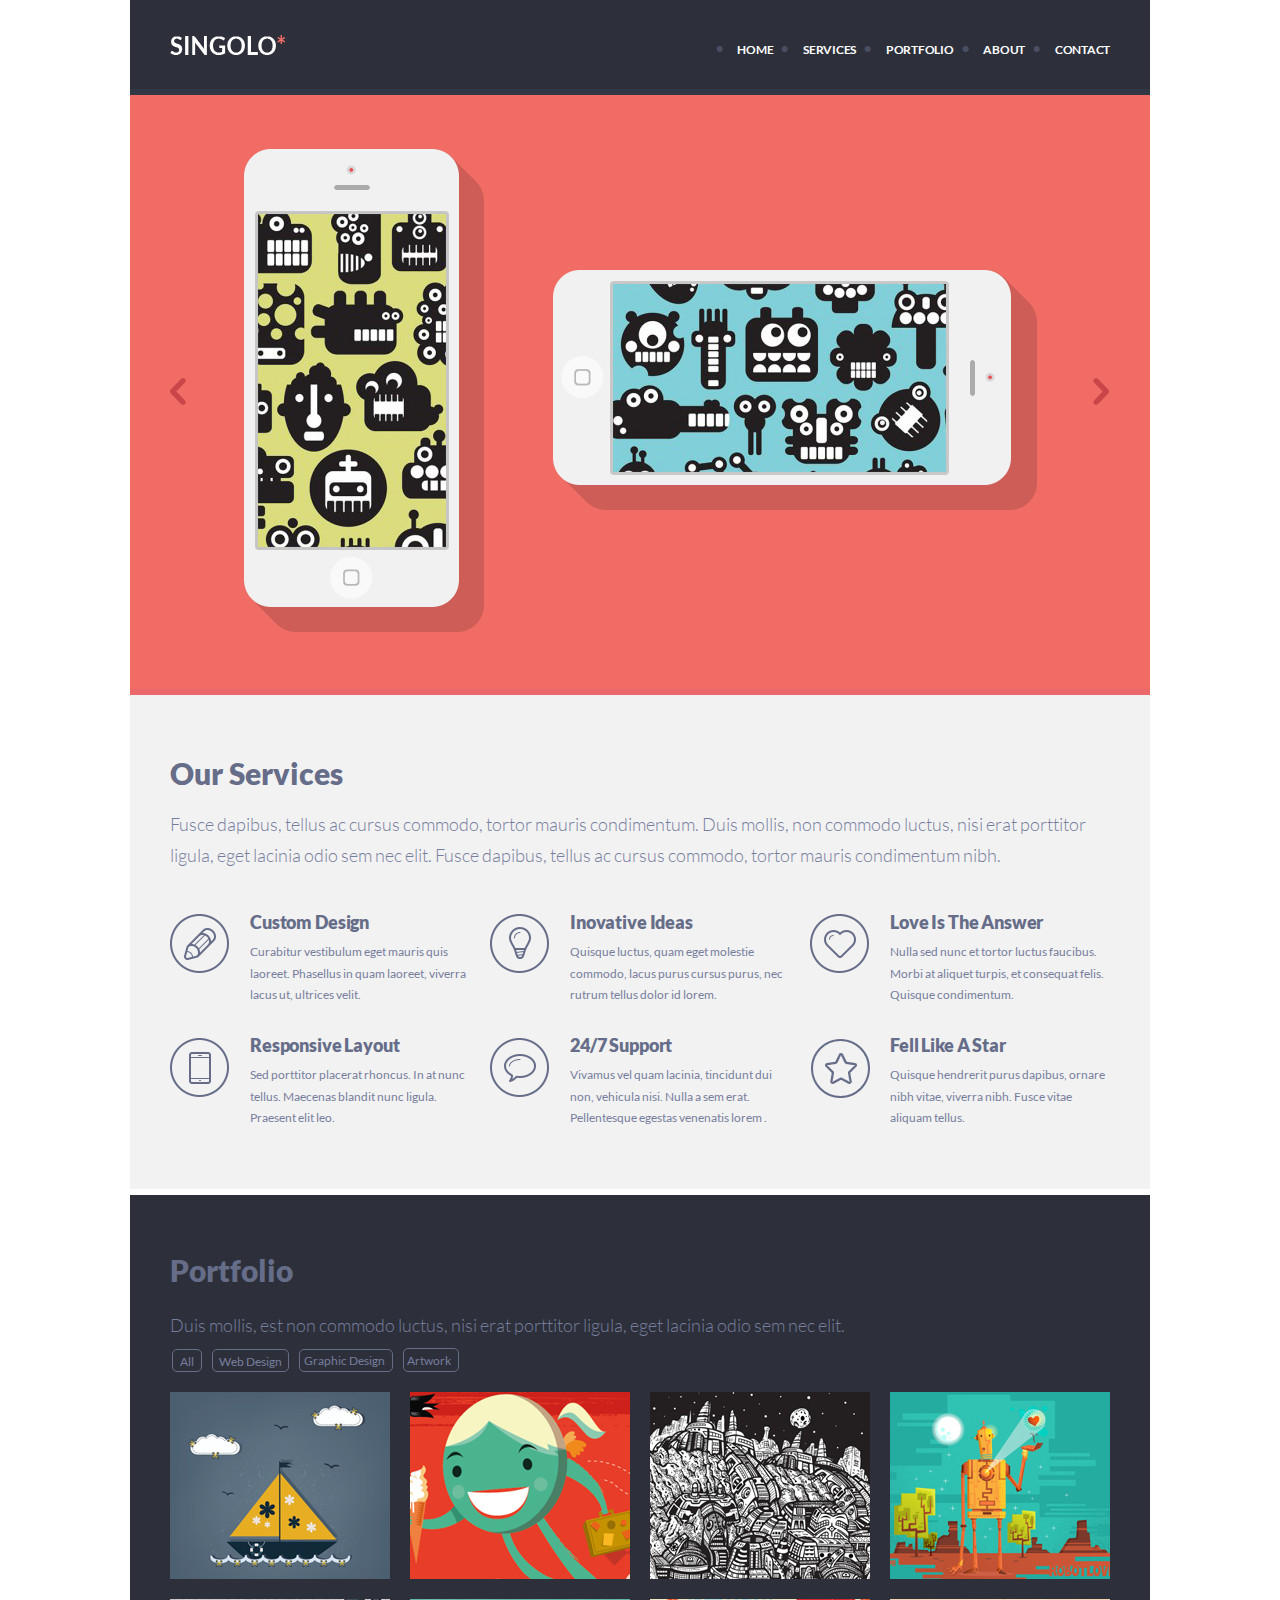
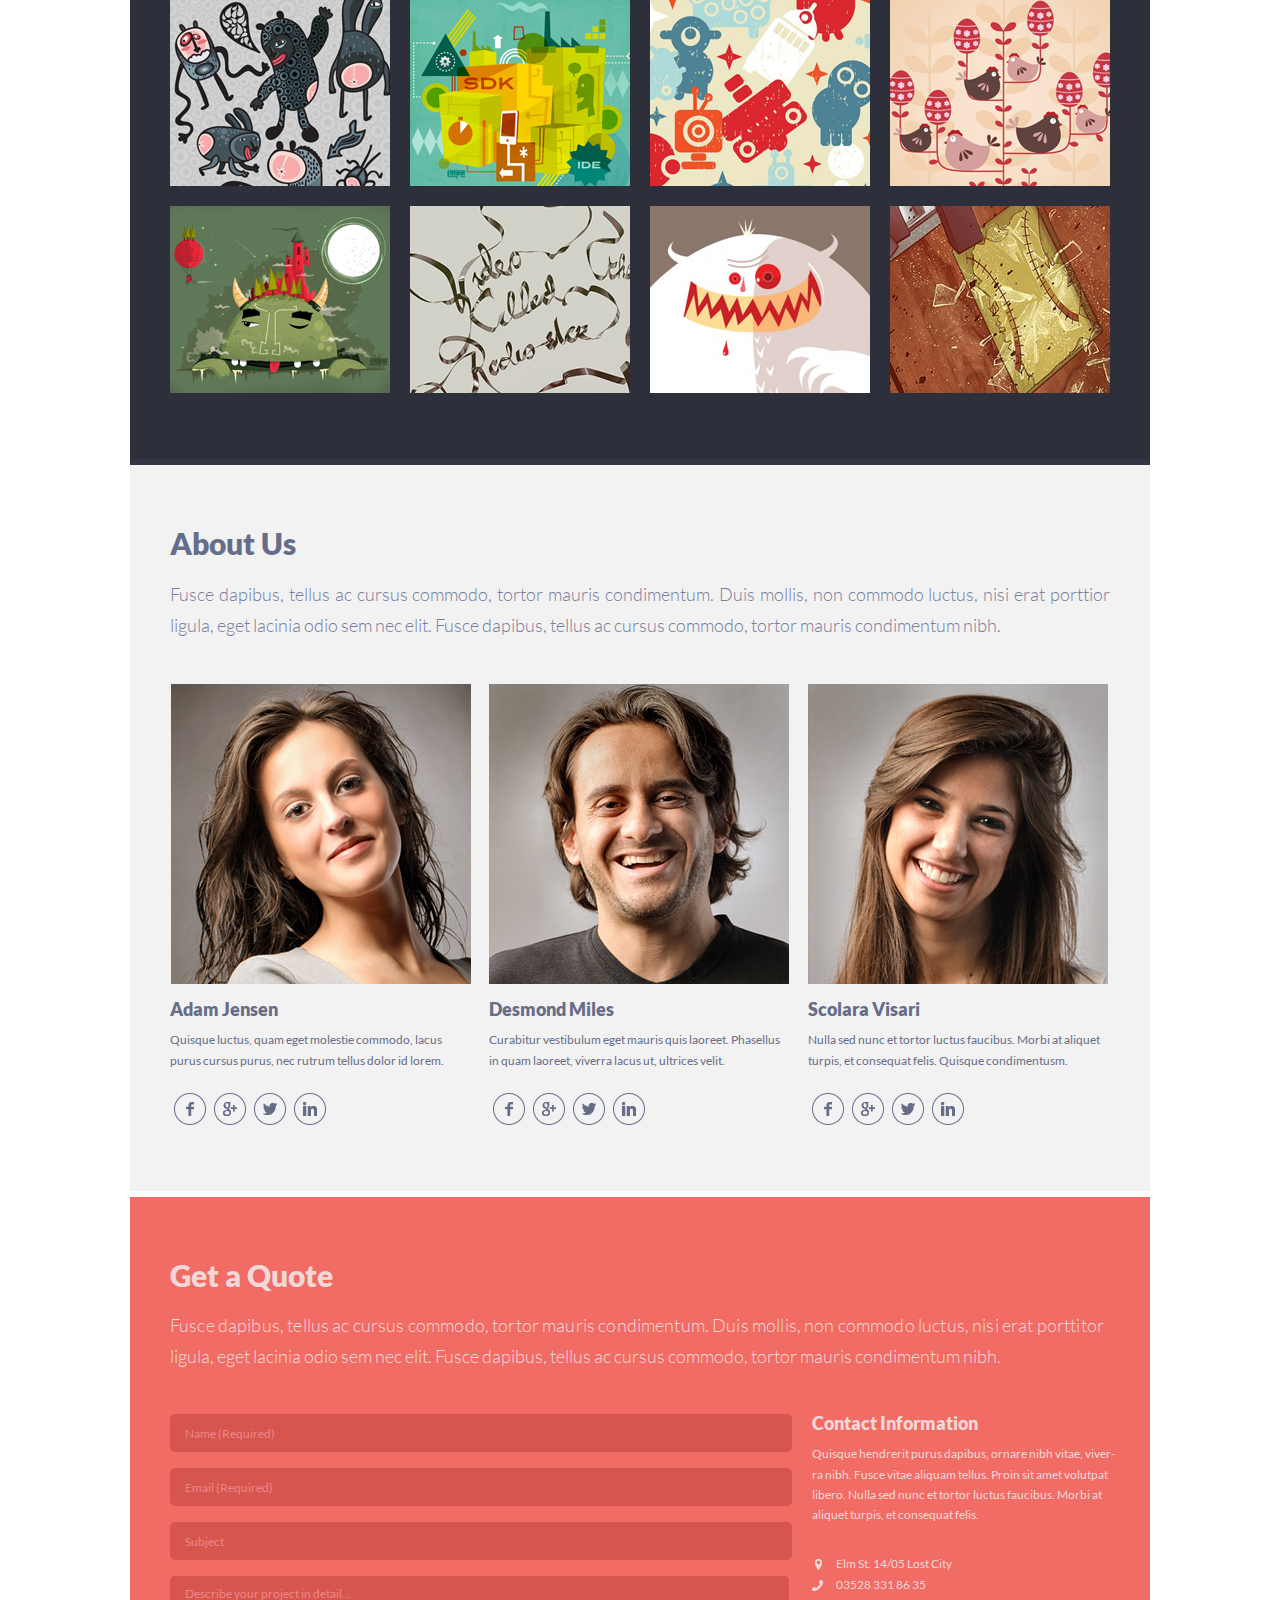
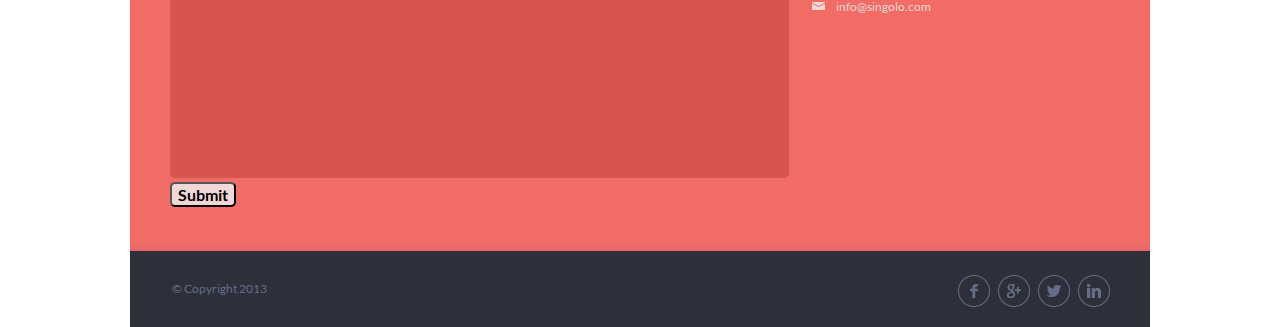
<file: index.html>
<!DOCTYPE html>
<html lang="en">

<head>
    <meta charset="UTF-8">
    <meta name="viewport" content="width=device-width, initial-scale=1.0">
    <link rel="stylesheet" href="style.css">
    <link rel="stylesheet" href="fonts2.css">

    <title>Singolo</title>
</head>

<body>
    <header class="header">
        <div class="wrapper">
            <div class="singolo-logo">
                <a href="#" class="logo-href"> <img class="logo" src="assets/img/logo.png" alt="logo"></a>
            </div>
            <nav class="navigation">
                <ul>
                    <li class="navigation_item"><a href="#">HOME</a></li>
                    <li class="navigation_item"><a href="#">SERVICES</a></li>
                    <li class="navigation_item"><a href="#">PORTFOLIO</a></li>
                    <li class="navigation_item"><a href="#">ABOUT</a></li>
                    <li class="navigation_item"><a href="#">CONTACT</a></li>
                </ul>
            </nav>
        </div>
        </section>
    </header>

    <section class="slider">
        <div class="wrapper">

            <img class="arrow-left" src="assets/img/slider-left.png" alt="to the previous slide">
            <img class="iphone-vertical" src="assets/img/iPhone Vertical.png" alt="iphone-verical">
            <img class="iphone-horizontal" src="assets/img/iPhone Horizontal.png" alt="iphone-horizontal">
            <img class="arrow-right" src="assets/img//slider-right.png">

        </div>
    </section>
    <section class="our-services">
        <div class="wrapper">
            <h1 class="services__header-h1">Our Services</h1>
            <p class="services-paragraf">Fusce dapibus, tellus ac cursus commodo, tortor mauris condimentum.
                Duis mollis, non commodo luctus, nisi erat porttitor
                ligula, eget lacinia odio sem nec elit.
                Fusce dapibus, tellus ac cursus commodo, tortor mauris condimentum nibh.</p>
            <div class="grid-services">
                <div class="icon-pen">
                    <img src="assets/img/Pen.png" alt="pen icon">
                </div>
                <div class="custom-designe">
                    <h2 class="services__header">Custom Design</h2>
                    <p class="services__description">Curabitur vestibulum eget mauris quis laoreet. Phasellus in quam
                        laoreet, viverra lacus ut, ultrices velit.</p>
                </div>
                <div class="icon-bulb">
                    <img src="assets/img/Bulb.png" alt="bulb icon">
                </div>
                <div class="inovation-ideas">
                    <h2 class="services__header">Inovative Ideas</h2>
                    <p class="services__description">Quisque luctus, quam eget molestie commodo, lacus purus cursus
                        purus, nec rutrum tellus dolor id lorem.</p>
                </div>
                <div class="icon-heart">
                    <img src="assets/img/Heart.png" alt="Heart icon">
                </div>
                <div class="love-is-the-answer">
                    <h2 class="services__header">Love Is The Answer</h2>
                    <p class="services__description">Nulla sed nunc et tortor luctus faucibus. Morbi at aliquet turpis,
                        et consequat felis. Quisque condimentum.</p>
                </div>
                <div class="icon-phone">
                    <img src="assets/img/Phone.png" alt="phone icon">
                </div>
                <div class="responsive-layout">
                    <h2 class="services__header">Responsive Layout</h2>
                    <p class="services__description">Sed porttitor placerat rhoncus. In at nunc tellus. Maecenas blandit
                        nunc ligula. Praesent elit leo.</p>
                </div>
                <div class="icon-sepport">
                    <img src="assets/img/Bubble.png" alt="bubble icon">
                </div>
                <div class="support">
                    <h2 class="services__header">24/7 Support</h2>
                    <p class="services__description">Vivamus vel quam lacinia, tincidunt dui non, vehicula nisi. Nulla a
                        sem erat. Pellentesque egestas venenatis lorem .</p>
                </div>
                <div class="icon-star">
                    <img src="assets/img/Star.png" alt="star icon">
                </div>
                <div class="fell-like-a-star">
                    <h2 class="services__header">Fell Like A Star</h2>
                    <p class="services__description">Quisque hendrerit purus dapibus, ornare nibh vitae, viverra nibh.
                        Fusce vitae aliquam tellus.</p>
                </div>
            </div>
        </div>
        <section class="bottom"></section>
        </div>
    </section>
    <div class="portfolio">
        <div class="wrapper">
            <h2 class="portfolio-h2">Portfolio</h2>
            <p class="portfolio-description">Duis mollis, est non commodo luctus, nisi erat porttitor ligula, eget
                lacinia odio sem nec elit.</p>
            <nav class="nav-buttoms">
                <ul>
                    <li><a class="nav-buttom-all" href="#">All</a></li>
                    <li><a class="nav-buttom-web-designe" href="#">Web Design</a></li>
                    <li><a class="nav-buttom-graphic-designe" href="#">Graphic Design</a></li>
                    <li><a class="nav-buttom-atwork" href="#">Artwork</a></li>
                </ul>
            </nav>

            <div class="container">
                <div><img src="assets/img/ship.png" alt="ship pic"></div>
                <div><img src="assets/img/gringirl.png" alt="green girl pic"></div>
                <div><img src="assets/img/town.png" alt="town pic"></div>
                <div><img src="assets/img/robot.png" alt="robot pic"></div>
                <div><img src="assets/img/rabbits.png" alt="rabbits pic"></div>
                <div><img src="assets/img/sdk.png" alt="sdk pic"></div>
                <div><img src="assets/img/abstract.png" alt="abstract pic"></div>
                <div><img src="assets/img/chicken.png" alt="chicken pic"></div>
                <div><img src="assets/img/monster.png" alt="monster pic"></div>
                <div><img src="assets/img/text.png" alt="text pic"></div>
                <div><img src="assets/img/vampire.png" alt="vampire pic"></div>
                <div><img src="assets/img/door.png" alt="door pic"></div>

            </div>
        </div>
    </div>
    <div class="about-us">
        <div class="wrapper">
            <h2 class="about-us-heading">About Us</h2>
            <p class="about-us-description">Fusce dapibus, tellus ac cursus commodo, tortor mauris condimentum. Duis
                mollis, non commodo luctus, nisi erat porttior ligula, eget lacinia odio sem nec elit. Fusce dapibus,
                tellus ac cursus commodo, tortor mauris condimentum nibh.</p>
            <div class="about-us-photos">
                <div>
                    <img src="assets/img/adam.png" alt="Adam Jensen photo">
                </div>
                <div>
                    <img src="assets/img/desmond.png" alt="Desmon Miles photo">
                </div>
                <div>
                    <img src="assets/img/scolara.png" alt="Scolara Visari photo">
                </div>
            </div>
            <div class="photos-description">
                <div class="adam-information">
                    <h2>Adam Jensen</h2>
                    <p class="adam-paragraph">
                        Quisque luctus, quam eget molestie commodo, lacus purus cursus
                        purus, nec rutrum tellus dolor id lorem.
                    </p>
                    <img class="social" src="assets/img/facebook.png" alt="facebook icon">
                    <img class="social" src="assets/img/google.png" alt="google icon">
                    <img class="social" src="assets/img/twitter.png" alt="twitter icon">
                    <img class="social" src="assets/img/linkedIn.png" alt="linkedIn icon">
                </div>
                <div>
                    <h2>Desmond Miles</h2>
                    <p class="desmon-paragraph">
                        Curabitur vestibulum eget mauris quis laoreet. Phasellus in quam
                        laoreet, viverra lacus ut, ultrices velit.
                    </p>
                    <img class="social" src="assets/img/facebook.png" alt="facebook icon">
                    <img class="social" src="assets/img/google.png" alt="google icon">
                    <img class="social" src="assets/img/twitter.png" alt="twitter icon">
                    <img class="social" src="assets/img/linkedIn.png" alt="linkedIn icon">
                </div>
                <div>
                    <h2 class="scolara_h2">Scolara Visari</h2>
                    <p class="scolara-paragraph">
                        Nulla sed nunc et tortor luctus faucibus. Morbi at aliquet turpis,
                        et consequat felis. Quisque condimentusm.
                    </p>
                    <img class="social" src="assets/img/facebook.png" alt="facebook icon">
                    <img class="social" src="assets/img/google.png" alt="google icon">
                    <img class="social" src="assets/img/twitter.png" alt="twitter icon">
                    <img class="social" src="assets/img/linkedIn.png" alt="linkedIn icon">
                </div>
            </div>
        </div>
    </div>
    <div class="quote">
        <div class="wrapper">
            <h2 class="quote__header">Get a Quote</h2>
            <p class="quote__paragraph">Fusce dapibus, tellus ac cursus commodo, tortor mauris condimentum. Duis mollis,
                non commodo luctus, nisi erat porttitor ligula, eget
                lacinia odio sem nec elit. Fusce dapibus, tellus ac cursus commodo,
                tortor mauris condimentum nibh.</p>
            <div class="flex-content">
                <form>
                    <input name="user-name" type="text" placeholder="Name (Required)" id="user-name" required>
                    <input name="email" type="email" placeholder="Email (Required)" id="email" required>
                    <input name="subject" type="text" placeholder="Subject" id="subject">
                    <textarea name="textarea" placeholder="Describe your project in detail..." id="project-details"
                        cols="30" rows="10"></textarea>
                    <button type="submit">Submit</button>
                </form>

                <div class="information">
                    <h3>Contact Information</h3>
                    <p class="information-text">
                        Quisque hendrerit purus dapibus, ornare nibh vitae, viver-<br>ra nibh.
                        Fusce vitae aliquam tellus. Proin sit amet volutpat libero. Nulla
                        sed nunc et tortor luctus faucibus. Morbi at aliquet turpis, et
                        consequat felis.
                    </p>
                    <div class="contacts-block">
                        <div class="map-img">
                            <img src="assets/img/location.png" alt="location icon">
                        </div>
                        <a class="text_location" href="#">
                            Elm St. 14/05 Lost City
                        </a>
                        <div>
                            <img class="contact_number" src="assets/img/contact-number.png" alt="phone icon">
                        </div>
                        <a class="number" href="tel:035283318635">03528 331 86 35</a>

                        <div class="mail_adress">
                            <img class="mail" src="assets/img/mail.png" alt="mail icon">
                        </div>
                        <a class="e_mail" href="mailto:info@singolo.com">info@singolo.com</a>
                    </div>
                </div>
            </div>
        </div>
    </div>
    <footer class="footer">
        <div class="wrapper">
            <p class="copyright">
                © Copyright 2013
            </p>
            <div class="footer-icons">
                <img class="social" src="assets/img/facebook.png" alt="facebook icon">
                <img class="social" src="assets/img/google.png" alt="google icon">
                <img class="social" src="assets/img/twitter.png" alt="twitter icon">
                <img class="social" src="assets/img/linkedIn.png" alt="linkedIn icon">
            </div>
        </div>
    </footer>
</body>

</html>
</file>
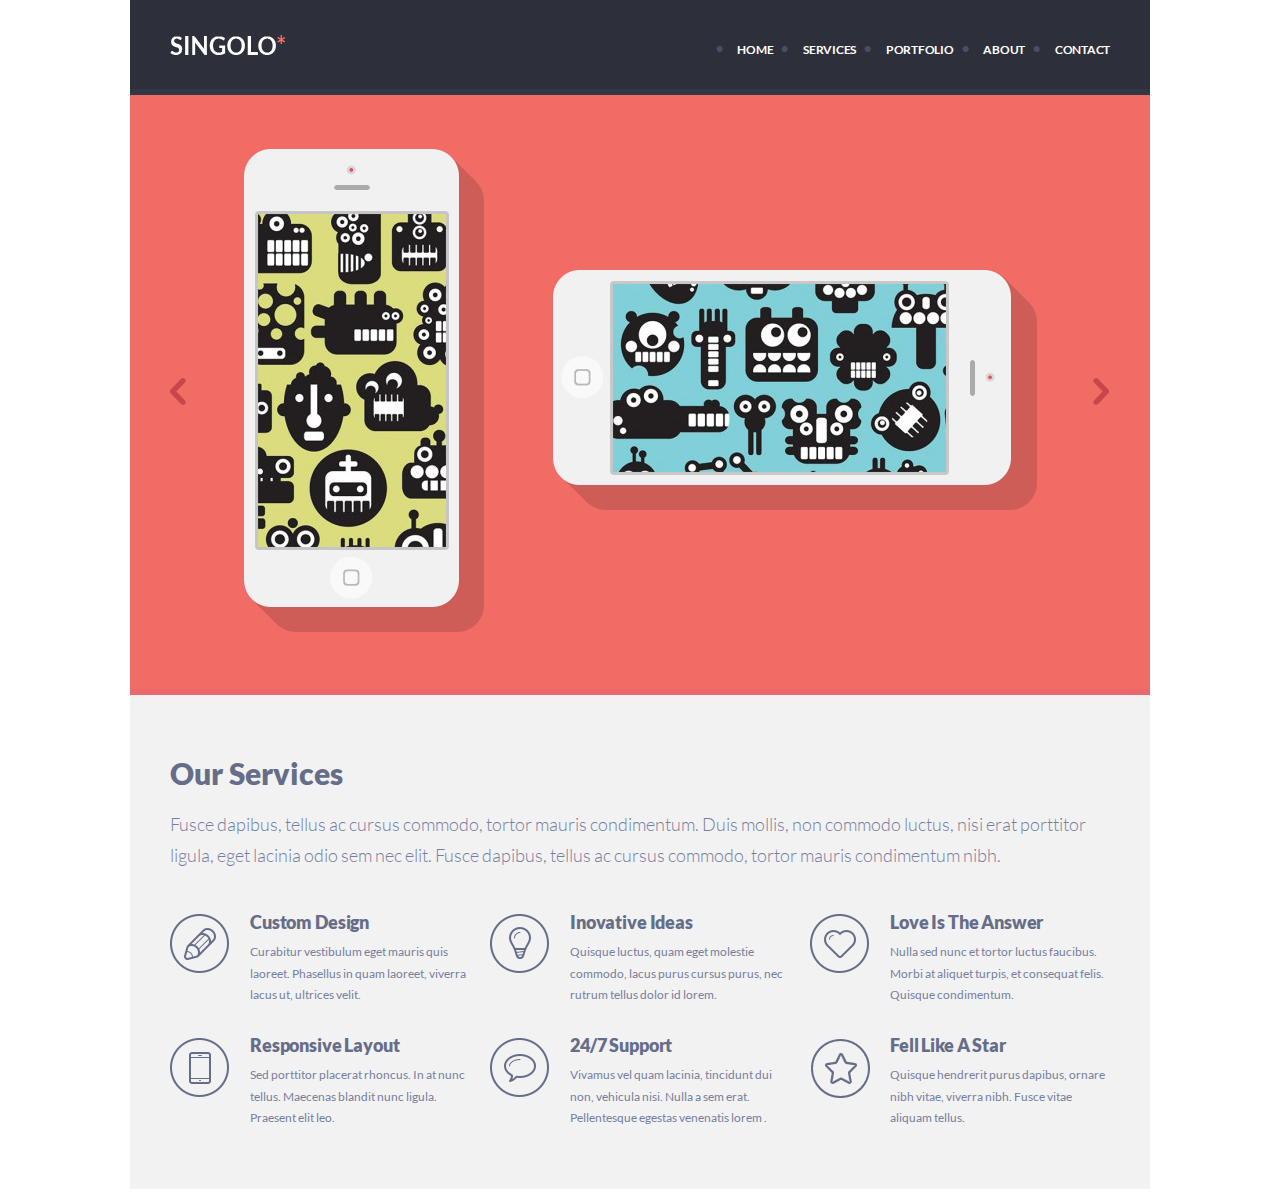
<file: index1.html>
<!DOCTYPE html>
<html lang="en">

<head>
    <meta charset="UTF-8">
    <meta name="viewport" content="width=device-width, initial-scale=1.0">
    <link rel="stylesheet" href="style.css">
    <link rel="stylesheet" href="fonts2.css">

    <title>Singolo</title>
</head>

<body>
    <header class="header">
        <div class="wrapper">
            <div class="singolo-logo">
                <a href="#" class="logo-href"> <img class="logo" src="assets/img/logo.png" alt="logo"></a>
            </div>
            <nav class="navigation">
                <ul>
                    <li class="navigation_item"><a href="#">HOME</a></li>
                    <li class="navigation_item"><a href="#">SERVICES</a></li>
                    <li class="navigation_item"><a href="#">PORTFOLIO</a></li>
                    <li class="navigation_item"><a href="#">ABOUT</a></li>
                    <li class="navigation_item"><a href="#">CONTACT</a></li>
                </ul>
            </nav>
        </div>
        </section>
    </header>

    <section class="slider">
        <div class="wrapper">
            
                <img class="arrow-left" src="assets/img/slider-left.png" alt="to the previous slide">
                <img class="iphone-vertical" src="assets/img/iPhone Vertical.png" alt="iphone-verical">
                <img class="iphone-horizontal" src="assets/img/iPhone Horizontal.png" alt="iphone-horizontal">
                <img class="arrow-right" src="assets/img//slider-right.png">
         
        </div>
    </section>


    <section class="our-services">
        <div class="wrapper">
            <h1 class="services__header-h1">Our Services</h1>
            <p class="services-paragraf">Fusce dapibus, tellus ac cursus commodo, tortor mauris condimentum.
                Duis mollis, non commodo luctus, nisi erat porttitor
                ligula, eget lacinia odio sem nec elit.
                Fusce dapibus, tellus ac cursus commodo, tortor mauris condimentum nibh.</p>
            <div class="grid-services">
                <div class="icon-pen">
                    <img src="assets/img/Pen.png" alt="pen icon">
                </div>
                <div class="custom-designe">
                    <h2 class="services__header">Custom Design</h2>
                    <p class="services__description">Curabitur vestibulum eget mauris quis laoreet. Phasellus in quam laoreet, viverra lacus ut, ultrices velit.</p>
                </div>
                <div class="icon-bulb">
                    <img src="assets/img/Bulb.png" alt="bulb icon">
                </div>
                <div class="inovation-ideas">
                    <h2 class="services__header">Inovative Ideas</h2>
                    <p class="services__description">Quisque luctus, quam eget molestie commodo, lacus purus cursus purus, nec rutrum tellus dolor id lorem.</p>
                </div>
                <div class="icon-heart">
                    <img src="assets/img/Heart.png" alt="Heart icon">
                </div>
                <div class="love-is-the-answer">
                    <h2 class="services__header">Love Is The Answer</h2>
                    <p class="services__description">Nulla sed nunc et tortor luctus faucibus. Morbi at aliquet turpis, et consequat felis. Quisque condimentum.</p>
                </div>
                <div class="icon-phone">
                    <img src="assets/img/Phone.png" alt="phone icon">
                </div>
                <div class="responsive-layout">
                    <h2 class="services__header">Responsive Layout</h2>
                    <p class="services__description">Sed porttitor placerat rhoncus. In at nunc tellus. Maecenas blandit nunc ligula. Praesent elit leo.</p>
                </div>
                <div class="icon-sepport">
                    <img src="assets/img/Bubble.png" alt="bubble icon">
                </div>
                <div class="support">
                    <h2 class="services__header">24/7 Support</h2>
                    <p class="services__description">Vivamus vel quam lacinia, tincidunt dui non, vehicula nisi. Nulla a sem erat. Pellentesque egestas venenatis lorem .</p>
                </div>
                <div class="icon-star">
                    <img src="assets/img/Star.png" alt="star icon">
                </div>
                <div class="fell-like-a-star">
                    <h2 class="services__header">Fell Like A Star</h2>
                    <p class="services__description">Quisque hendrerit purus dapibus, ornare nibh vitae, viverra nibh. Fusce vitae aliquam tellus.</p>
                </div>
            </div>
        </div>
        <section class="bottom"></section>
        </div>
    </section>
</body>

</html>
</file>
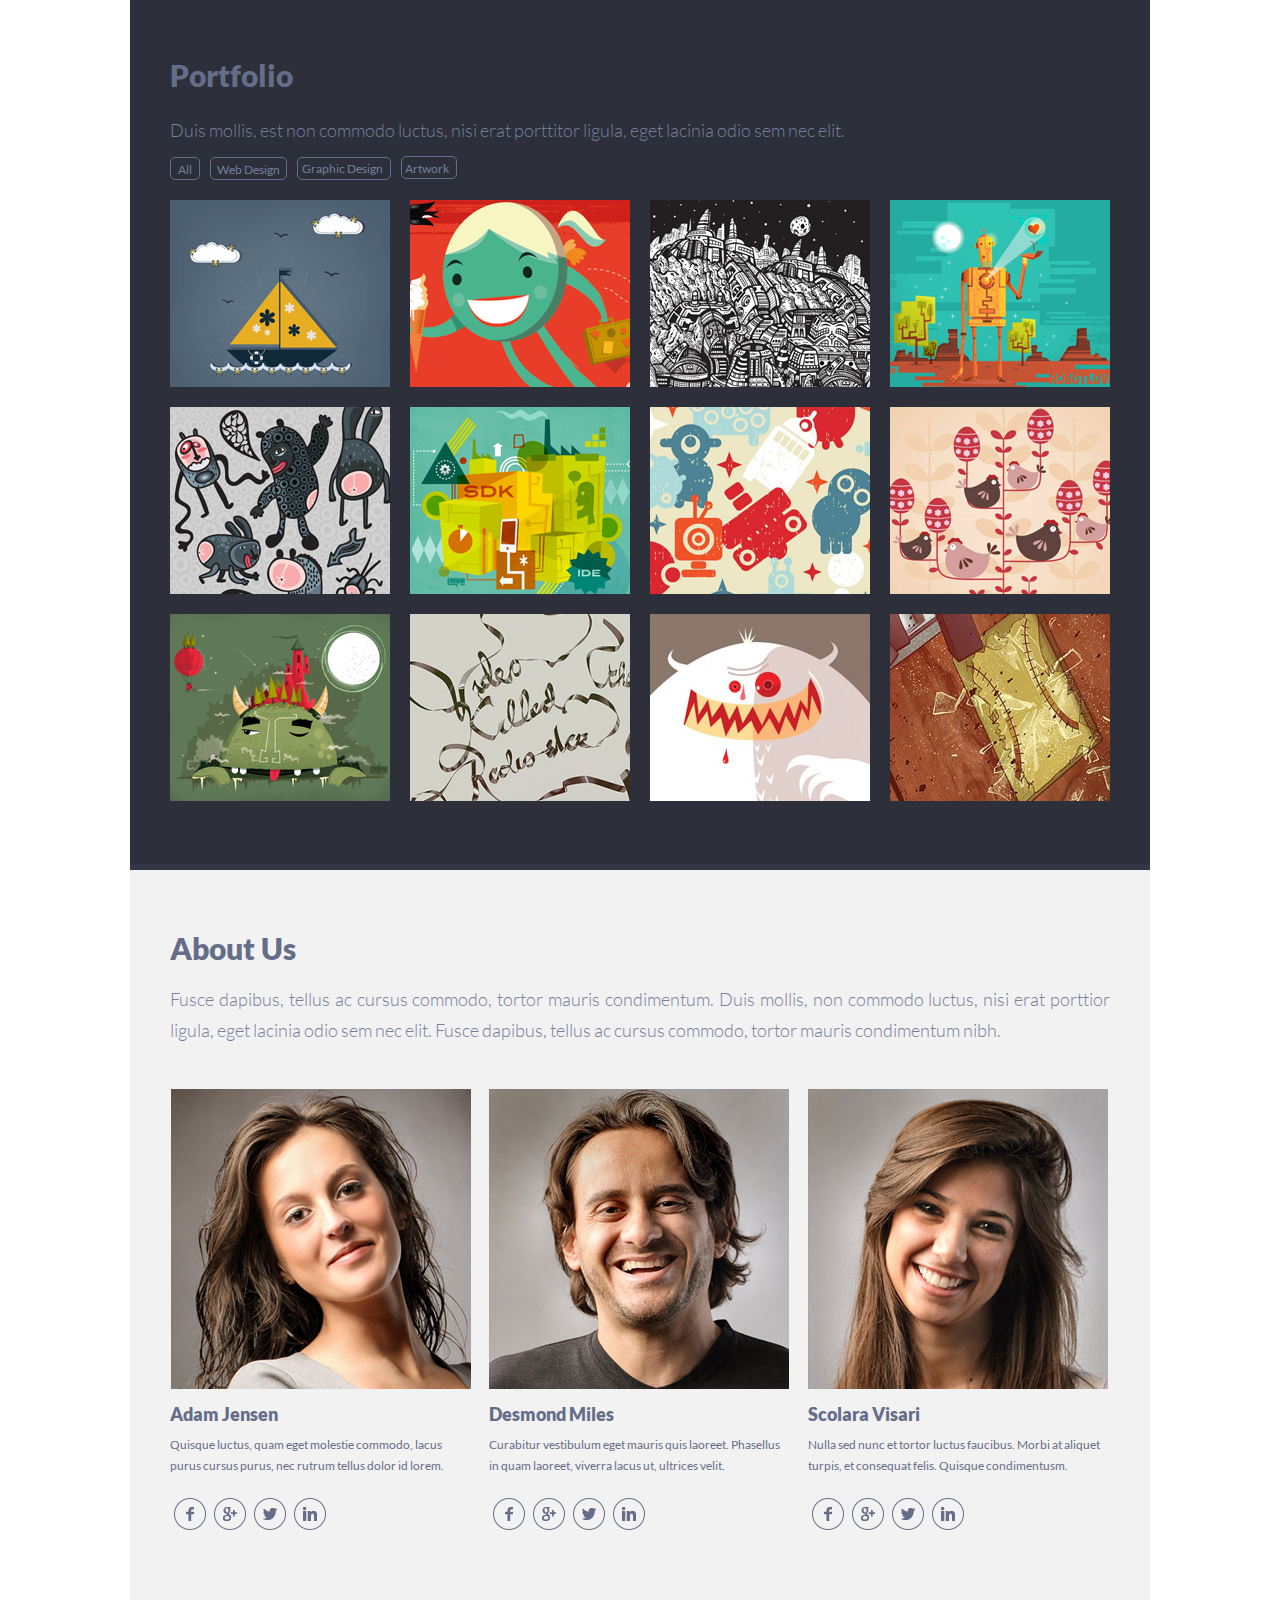
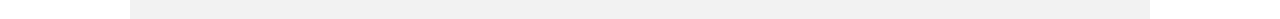
<file: index2.html>
<!DOCTYPE html>
<html lang="en">
<head>
    <meta charset="UTF-8">
    <link rel="stylesheet" href="style2.css">
    <link rel="stylesheet" href="fonts2.css">
    <meta name="viewport" content="width=device-width, initial-scale=1.0">
    <title>Singolo2</title>
</head>
<body>
    <div class="portfolio">
        <div class="wrapper">
            <h2 class="portfolio-h2">Portfolio</h2>
            <p class="portfolio-description">Duis mollis, est non commodo luctus, nisi erat porttitor ligula, eget lacinia odio sem nec elit.</p>
       <nav class="nav-buttoms">
           <ul>
               <li><a class="nav-buttom-all" href="#">All</a></li>
               <li><a class="nav-buttom-web-designe"href="#">Web Design</a></li>
               <li><a class="nav-buttom-graphic-designe" href="#">Graphic Design</a></li>
               <li><a class="nav-buttom-atwork" href="#">Artwork</a></li>
           </ul>
        </nav>    
      
       <div class="container">
           <div><img src="assets/img/ship.png" alt="ship pic"></div>
           <div><img src="assets/img/gringirl.png" alt="green girl pic"></div>
           <div><img src="assets/img/town.png" alt="town pic"></div>
           <div><img src="assets/img/robot.png" alt="robot pic"></div>
           <div><img src="assets/img/rabbits.png" alt="rabbits pic"></div>
           <div><img src="assets/img/sdk.png" alt="sdk pic"></div>
           <div><img src="assets/img/abstract.png" alt="abstract pic"></div>
           <div><img src="assets/img/chicken.png" alt="chicken pic"></div>
           <div><img src="assets/img/monster.png" alt="monster pic"></div>
           <div><img src="assets/img/text.png" alt="text pic"></div>
           <div><img src="assets/img/vampire.png" alt="vampire pic"></div>
           <div><img src="assets/img/door.png" alt="door pic"></div>
           
        </div>
        </div>
    </div>
    <div class="about-us">
        <div class="wrapper">
            <h2 class="about-us-heading">About Us</h2>
            <p class="about-us-description">Fusce dapibus, tellus ac cursus commodo, tortor mauris condimentum. Duis mollis, non commodo luctus, nisi erat porttior ligula, eget lacinia odio sem nec elit. Fusce dapibus, tellus ac cursus commodo, tortor mauris condimentum nibh.</p>
       <div class="about-us-photos">
        <div>
            <img src="assets/img/adam.png" alt="Adam Jensen photo">
        </div>
        <div>
            <img src="assets/img/desmond.png" alt="Desmon Miles photo">
        </div>
        <div>
            <img src="assets/img/scolara.png" alt="Scolara Visari photo">
        </div>
       </div>
       <div class="photos-description">
       <div class="adam-information">
        <h2>Adam Jensen</h2>
        <p class="adam-paragraph">
            Quisque luctus, quam eget molestie commodo, lacus purus cursus
            purus, nec rutrum tellus dolor id lorem.
        </p>
        <img class="social" src="assets/img/facebook.png" alt="facebook icon">
        <img class="social" src="assets/img/google.png" alt="google icon">
        <img class="social" src="assets/img/twitter.png" alt="twitter icon">
        <img class="social" src="assets/img/linkedIn.png" alt="linkedIn icon">
    </div>
    <div>
        <h2>Desmond Miles</h2>
        <p class="desmon-paragraph">
            Curabitur vestibulum eget mauris quis laoreet. Phasellus in quam
            laoreet, viverra lacus ut, ultrices velit.
        </p>
        <img class="social" src="assets/img/facebook.png" alt="facebook icon">
        <img class="social" src="assets/img/google.png" alt="google icon">
        <img class="social" src="assets/img/twitter.png" alt="twitter icon">
        <img class="social" src="assets/img/linkedIn.png" alt="linkedIn icon">
    </div>
    <div>
        <h2 class="scolara_h2">Scolara Visari</h2>
        <p class="scolara-paragraph">
            Nulla sed nunc et tortor luctus faucibus. Morbi at aliquet turpis,
            et consequat felis. Quisque condimentusm.
        </p>
        <img class="social" src="assets/img/facebook.png" alt="facebook icon">
        <img class="social" src="assets/img/google.png" alt="google icon">
        <img class="social" src="assets/img/twitter.png" alt="twitter icon">
        <img class="social" src="assets/img/linkedIn.png" alt="linkedIn icon">
    </div>
</div>
        </div>
    </div>
</body>
</html>
</file>
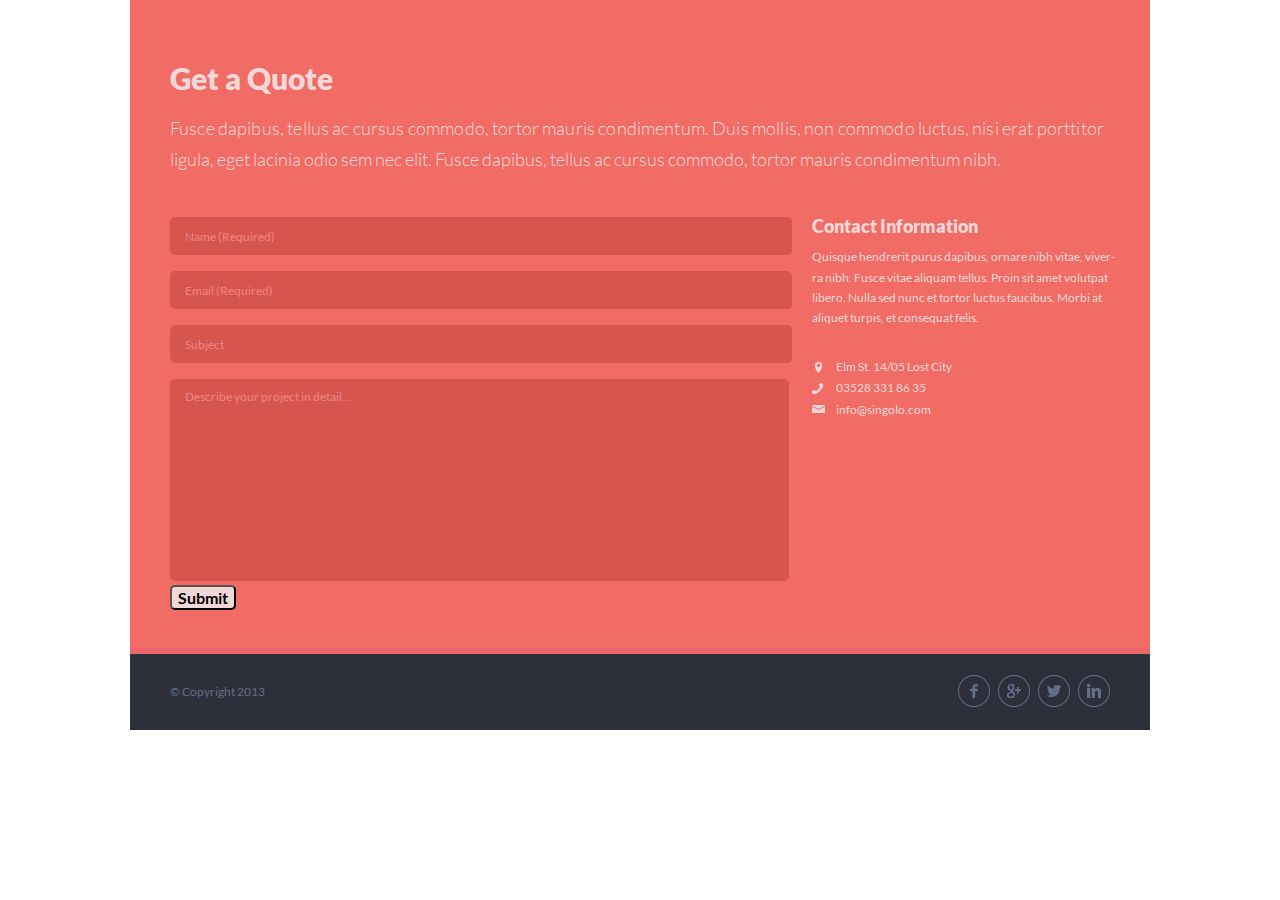
<file: index3.html>
<!DOCTYPE html>
<html lang="en">
<head>
    <meta charset="UTF-8">
    <meta name="viewport" content="width=device-width, initial-scale=1.0">
    <link rel="stylesheet" href="style3.css">
    <link rel="stylesheet" href="fonts2.css">
    <title>Singolo3</title>
</head>
<body>
    <div class="quote">
        <div class="wrapper">
            <h1 class="quote__header">Get a Quote</h1>
            <p class="quote__paragraph">Fusce dapibus, tellus ac cursus commodo, tortor mauris condimentum. Duis mollis, non commodo luctus, nisi erat porttitor ligula, eget
                lacinia odio sem nec elit. Fusce dapibus, tellus ac cursus commodo,
                tortor mauris condimentum nibh.</p>
                <div class="flex-content">
                <form>
                    <input name="user-name" type="text" placeholder="Name (Required)" id="user-name" required>
                    <input name="email" type="email" placeholder="Email (Required)" id="email" required>
                    <input name="subject" type="text" placeholder="Subject" id="subject">
                    <textarea name="textarea" placeholder="Describe your project in detail..." id="project-details"
                    cols="30" rows="10"></textarea>
                    <button type="submit">Submit</button>
                </form>
            
            <div class="information">
                <h3>Contact Information</h3>
                <p class="information-text">
                    Quisque hendrerit purus dapibus, ornare nibh vitae, viver-<br>ra nibh.
                    Fusce vitae aliquam tellus. Proin sit amet volutpat libero. Nulla
                    sed nunc et tortor luctus faucibus. Morbi at aliquet turpis, et
                    consequat felis.
                </p>
                <div class="contacts-block">
                <div class="map-img">
                    <img src="assets/img/location.png" alt="location icon">
                </div>
                <a class="text_location" href="#">
                    Elm St. 14/05 Lost City
                </a>
                <div>
                    <img class="contact_number" src="assets/img/contact-number.png" alt="phone icon">
                </div>
                    <a class="number" href="tel:035283318635">03528 331 86 35</a>
           
            <div class="mail_adress">
                <img class="mail" src="assets/img/mail.png" alt="mail icon">
            </div>
                <a class="e_mail" href="mailto:info@singolo.com">info@singolo.com</a>
            </div>
         </div>
         </div>
            </div>
        </div>
        <footer class="footer">
            <div class="wrapper">
                <p class="copyright">
                    © Copyright 2013
                </p>
                <div class="footer-icons">
                    <img class="social" src="assets/img/facebook.png" alt="facebook icon">
                    <img class="social" src="assets/img/google.png" alt="google icon">
                    <img class="social" src="assets/img/twitter.png" alt="twitter icon">
                    <img class="social" src="assets/img/linkedIn.png" alt="linkedIn icon">
                </div>
            </div>
        </footer>
</body>
</html>
</file>
<file: style.css>
body {
    margin: 0 auto;
    padding: 0;
    max-width: 1020px;
}

.wrapper {
    max-width: 1020px;
    margin: 0 auto;
    padding-left: 40px;
    padding-right: 40px;
}

header {
    height: 95px;
    border-bottom: 6px solid #323746;
    background-color: #2d303a;
    box-sizing: border-box;
}

.singolo-logo {
    float: left;
    margin-top: 35px;
}

.navigation {
    display: flex;
    float: right;
    margin-top: 22px;
    letter-spacing: -0.25px;
}

.navigation ul {
    display: flex;
    padding: 0;
    justify-content: space-between;
}

.navigation ul li {
    margin-left: 7px;
    float: right;
    list-style-type: none;
}

.navigation ul li:before {
    font-family: 'Lato';
    font-weight: 400;
    color: #494e62;
    content: "•";
    padding-right: 14px;
}

li:firs-child::before {
    display: none;
}

.navigation ul li a {
    justify-content: center;
    font-size: 12px;
    font-family: "Lato";
    text-decoration: none;
    font-family: "Lato";
    font-weight: 700;
    color: white;
    text-align: right;
}

.navigation li a:hover {
    color: #f06c64;
}

li span {
    color: #494e62;
}

.slider {
    height: 600px;
    background-color: #f06c64;
    border-bottom: 6px solid #ea676b;
    box-sizing: border-box;
}

.slider .arrow-left {
    position: relative;
    margin-right: 0;
    margin-bottom: 230px;
    cursor: pointer;
}

.arrow-right {
    position: relative;
    margin-bottom: 230px;
    margin-left: 52px;
    cursor: pointer;
}

.iphone-vertical {
    position: relative;
    margin-left: 52px;
    margin-top: 53px;
}

.iphone-horizontal {
    position: relative;
    margin-left: 60px;
    margin-bottom: 124px;
}

.our-services {
    height: 500px;
    background-color: #f2f2f2;
    border-bottom: 6px solid #ffffff;
    box-sizing: border-box;
    align-items: center;
    margin: 0 auto;
}

.grid-services {
    display: grid;
    width: 940px;
    height: 208px;
    margin-top: 41px;
    grid-template-columns: 60px 220px 60px 220px 60px 220px;
    grid-template-rows: 50% 50%;
    grid-column-gap: 20px;
    grid-row-gap: 19px;
}

.services__header-h1 {
    margin: 0;
    padding-top: 60px;
    font-family: "Lato";
    font-weight: 900;
    font-size: 30px;
    color: #666d89;
    text-align: left;
}

.services-paragraf {
    margin-top: 18px;
    margin-bottom: 0;
    font-family: "Lato";
    font-weight: 300;
    font-size: 18px;
    line-height: 1.7em;
    text-align: left;
    color: #767e9e;
}

.icon-pen {
    margin-top: 3px;
    grid-column-start: 1;
    grid-row-start: 1;
}

.icon-bulb {
    margin-top: 3px;
}

.icon-heart {
    margin-top: 3px;
}

.icon-phone {
    margin-top: 4px;
}

.icon-sepport {
    margin-top: 4px;
}

.icon-star {
    margin-top: 4px;
}

.custom-designe {
    grid-column-start: 2;
    grid-row-start: 1;
}

.icon-bulb {
    grid-column-start: 3;
    grid-row-start: 1;
}

.inovation-ideas {
    grid-column-start: 4;
    grid-row-start: 1;
}

.services__header {
    margin-top: 0;
    margin-bottom: 0;
    font-family: "Lato";
    font-weight: 900;
    font-size: 18px;
    letter-spacing: -0.15px;
    color: #666d89;
}

.services__description {
    width: 219px;
    margin-top: 8px;
    font-family: "Lato";
    font-weight: 400;
    font-size: 12px;
    line-height: 1.8em;
    color: #767e9e;
    text-align: left;
}

.portfolio {
    max-width: 1020px;
    height: 864px;
    background-color: #2d303a;
    border-bottom: 6px solid #323746;
    margin: 0 auto;
}

.about-us {
    max-width: 1020px;
    height: 726px;
    background-color: #f2f2f2;
    border-bottom: 6px solid #ffffff;
    margin: 0 auto;
}

.portfolio-h2 {
    margin: 0;
    padding-top: 57px;
    font-size: 30px;
    font-weight: 900;
    font-family: "Lato";
    text-align: left;
    color: #666d89;
}

.portfolio-description {
    font-family: "Lato";
    font-size: 18px;
    font-weight: 300;
    color: #767e9e;
    text-align: left;
    margin-top: 22px;
    margin-bottom: 0;
}

.nav-buttoms ul {
    display: flex;
    padding-left: 0;
    margin-top: 8px;
    margin-bottom: 20px;
 margin-left: 2px;

}
.nav-buttoms ul li {
    display: flex;

}

.nav-buttoms ul li a {
    display: flex;
    text-decoration: none;
    font-family: "Lato";
    font-size: 12px;
    font-weight: 400;
    color: #767e9e;
    justify-content: center;
    align-items: center;
    float: left;
    border: 1px solid #666d89;
    border-radius: 5px;
    padding: 0;
    margin-right: 10px;
    margin-left: 0;
}

.nav-buttoms ul li a.nav-buttom-all {
    padding: 4px 7px 2px 7px;
}

.nav-buttoms ul li a.nav-buttom-all:hover {
    color: #dedede;
}

.nav-buttoms ul li a.nav-buttom-web-designe {
    padding: 4px 6px 2px 6px;
}

.nav-buttoms ul li a.nav-buttom-graphic-designe {
    padding: 3px 7px 3px 4px;
}

.nav-buttoms ul li a.nav-buttom-atwork {
    padding: 4px 6.5px 2px 3px;
    margin-top: -1px;
}

.nav-buttoms :hover {
    color: #dedede;
    border-color: #dedede;
    cursor: pointer;
}

.container {
    display: grid;
    max-height: 620px;
    grid-template-rows: repeat (3, 190px);
    grid-row-gap: 16px;
    grid-template-columns: repeat(4, 220px);
    grid-column-gap: 20px;
    overflow: hidden;
}

.about-us-heading {
    font-family: "Lato";
    font-size: 30px;
    font-weight: 900;
    color: #666d89;
    margin: 0;
    padding-top: 60px;
}

.about-us-description {
    font-family: "Lato";
    font-size: 18px;
    font-weight: 300;
    color: #767e9e;
    text-align: left;
    margin-top: 18px;
    text-align: justify;
    line-height: 1.7em;
}

.about-us-photos {
    display: grid;
    grid-template-columns: repeat(3, 300px);
    grid-template-rows: 300px;
    grid-column-gap: 19px;
    margin-top: 44px;
}

.photos-description {
    display: grid;
    grid-template-columns: repeat(3, 300px);
    grid-template-rows: repeat(3, 35px);
    grid-column-gap: 19px;
}

h2 {
    font-family: "Lato";
    font-weight: 900;
    font-size: 18px;
    color: #666d89;
    text-align: left;
    margin-top: 14px;
    margin-bottom: 0;
}

p {
    grid-row-start: 2;
    font-family: "Lato";
    font-weight: 400;
    font-size: 12px;
    text-align: left;
    color: #666d89;
    line-height: 1.7em;
    margin-top: 10px;
}

p .adam-paragraph {
    letter-spacing: -0.06px;
}

.social {
    grid-row-start: 3;
    margin-top: 10px;
    cursor: pointer;
    margin-left: 4px;
}

.social:hover {
    background-color: rgba(70, 68, 105, 60%);
    border-radius: 20px;
}

body {
    margin: 0 auto;
}

.quote {
    max-width: 1020px;
    height: 654px;
    background-color: #f06c64;
    border-bottom: 6px solid #ea676b;
    box-sizing: border-box;
    margin: 0 auto;
}

.footer {
    max-width: 1020px;
    height: 76px;
    background-color: #2d303a;
}

.quote__header {
    margin: 0;
    color: #f0d8d9;
    font-family: "Lato";
    font-weight: 900;
    text-align: left;
    font-size: 30px;
    padding-top: 60px;
}

p.quote__paragraph {
    padding-top: 0;
    margin-top: 17px;
    margin-bottom: 0;
    padding-left: 0px;
    padding-bottom: 0px;
    font-size: 18px;
    line-height: 1.7em;
    font-weight: 300;
    font-family: Lato;
    color: #f0d8d9;
    text-align: left;
}

.quote__paragraph::first-line {
    letter-spacing: 0.15px;
}

form {
    max-width: 625px;
    margin-top: 27px;
}

.flex-content {
    display: flex;
}

input {
    width: 605px;
    height: 36px;
    margin-top: 16px;
    padding-left: 15px;
    background-color: #d6564f;
    border-radius: 5px;
    border-style: none;
    color: #f0d8d9;
}

textarea {
    width: 589px;
    height: 190px;
    margin-top: 16px;
    padding-top: 10px;
    padding-left: 15px;
    padding-right: 15px;
    border-radius: 5px;
    border-style: none;
    background-color: #d6564f;
    color: #f0d8d9;
    resize: none;
}

input::placeholder {
    font-size: 12px;
    font-weight: 400;
    font-family: "Lato";
    color: #f08586;
}

textarea::placeholder {
    font-size: 12px;
    font-weight: 400;
    font-family: "Lato";
    color: #f08586;
}

button {
    display: block;
    font-family: Lato;
    font-weight: 700;
    font-size: 16px;
    background-color: #f0d8d9;
    border-radius: 5px;
    cursor: pointer;
}

.contacts-block {
    display: grid;
    max-height: 617px;
    padding-left: 20px;
    margin-top: 30px;
    grid-template-columns: 20px 300px;
    grid-template-rows: 18px 16px 16px;
    grid-column-gap: 3.5px;
    grid-row-gap: 3px;
}

h3 {
    margin-top: 41px;
    margin-left: 20px;
    margin-bottom: 0;
    font-size: 18px;
    color: #f0d8d9;
    font-family: "Lato";
    font-weight: 900;
    text-align: left;
}

.information-text {
    margin-top: 10px;
    margin-left: 20px;
    margin-bottom: 0;
    font-size: 12px;
    color: #f0d8d9;
    font-family: "Lato";
    font-weight: 400;
    line-height: 1.7em;
}

.information-text::first-line {
    text-align: left;
}

.text_location {
    grid-row-start: 1;
    grid-column-start: 2;
    padding-bottom: 0;
    font-size: 12px;
    font-weight: 400;
    font-family: Lato;
    color: #f0d8d9;
    letter-spacing: 0px;
    text-decoration: none;
}

.number {
    font-size: 12px;
    font-weight: 400;
    font-family: "Lato";
    color: #f0d8d9;
    text-decoration: none;
}

.e_mail {
    margin-top: 3px;
    font-size: 12px;
    font-weight: 400;
    font-family: "Lato";
    color: #f0d8d9;
    text-decoration: none;
}

.map-img {
    grid-row-start: 1;
    grid-column-start: 1;
    margin-left: 3px;
}

.footer {
    margin: 0 auto;
}

p.copyright {
    font-family: "Lato";
    font-weight: 400;
    font-size: 12px;
    color: #666d89;
    margin-left: 2px;
    display: inline-block;
    margin-top: 28px;
}

.footer-icons {
    cursor: pointer;
    display: inline-block;
    float: right;
    margin-top: 14px;
}

.social {
    margin-left: 4px;
}

.social:hover {
    background-color: #ffffff;
    border-radius: 20px;
}
</file>
<file: fonts2.css>
@font-face {
    font-family: "Lato";
    font-style: normal;
    font-weight: 300;
    font-display: swap;
    src: local("Lato Light"), local("Lato-Light"), url(assets/Lato-Light.ttf) format("truetype");
  }

  @font-face {
    font-family: "Lato";
    font-style: normal;
    font-weight: 400;
    font-display: swap;
    src: local("Lato Regular"), local("Lato-Regular"), url(assets/Lato-Regular.ttf) format("truetype");
  }

  @font-face {
    font-family: "Lato";
    font-style: normal;
    font-weight: 700;
    font-display: swap;
    src: local("Lato Bold"), local("Lato-Bold"), url(assets/Lato-Bold.ttf) format("truetype");
  }

  @font-face {
    font-family: "Lato";
    font-style: normal;
    font-weight: 900;
    font-display: swap;
    src: local("Lato Black"), local("Lato-Black"), url(assets/Lato-Black.ttf) format("truetype");
  }
</file>
<file: style2.css>
body{
    margin: 0 auto;
    padding: 0;
    width: 1020px;
}
.wrapper{
    width: 940px;
    margin: 0 auto;
    display: block;

  
}
.portfolio{
    max-width: 1020px;
    height: 864px;
    background-color: #2d303a;
    border-bottom: 6px solid #323746;
    margin: 0 auto;
}
.about-us{
    max-width: 1020px;
    height: 749px;
    background-color: #f2f2f2;;
    border-bottom: 6px ssolid  #ffffff;
    margin: 0 auto;
}
.portfolio-h2{
    margin:0;
    padding-top: 57px;
    font-size: 30px;
    font-weight: 900;
    font-family: "Lato";
    text-align: left;
    color: #666d89;
}
.portfolio-description{
    font-family: "Lato";
    font-size: 18px;
    font-weight: 300;
    color: #767e9e;
    text-align: left;
    margin-top: 22px;
    margin-bottom: 0;
}
.nav-buttoms ul{
    display: flex;
    width: 300px;
    padding-left: 0;
    margin-top: 11px;
    margin-bottom: 20px;
   

}
.nav-buttoms ul li{
    display:inline-block;
 
}
.nav-buttoms ul li a{
    display: flex;
    text-decoration: none;
    font-family: "Lato";
    font-size: 12px;
    font-weight: 400;
    color: #767e9e;
    justify-content: center;
    align-items: center;
    float: left;
    border: 1px solid #666d89;
    border-radius: 5px;
    padding: 0;
    margin-right: 10px;
    margin-left: 0;
}

.nav-buttoms ul li a.nav-buttom-all{
    padding:4px 7px 2px 7px;
}
.nav-buttoms ul li a.nav-buttom-all:hover{
    color: #dedede;
}
.nav-buttoms ul li a.nav-buttom-web-designe{
    padding: 4px 6px 2px 6px;
}
.nav-buttoms ul li a.nav-buttom-graphic-designe{
    padding: 3px 7px 3px 4px;
}
.nav-buttoms ul li a.nav-buttom-atwork{
    padding: 4px 6.5px 2px 3px;
    margin-top: -1px;
}
.nav-buttoms :hover{
        color: #dedede;
        border-color: #dedede;
        cursor: pointer;
    }

.container{
    display: grid;
    max-height: 620px;
    grid-template-rows: repeat (3, 190px);
    grid-row-gap: 16px;
    grid-template-columns: repeat(4,220px);
    grid-column-gap: 20px;
    overflow: hidden;
}
.about-us-heading{
    font-family: "Lato";
    font-size: 30px;
    font-weight: 900;
    color: #666d89;
    margin: 0;
    padding-top: 60px;
}
.about-us-description{
    font-family: "Lato";
    font-size: 18px;
    font-weight: 300;
    color: #767e9e;
    text-align: left;
    margin-top: 18px;
    text-align: justify;
    line-height: 1.7em;
   
}
.about-us-photos{
    display: grid;
    grid-template-columns: repeat(3, 300px);
    grid-template-rows: 300px;
    grid-column-gap: 19px;
    margin-top: 44px;

}
.photos-description{
    display: grid;
    grid-template-columns:repeat(3, 300px);
    grid-template-rows: repeat(3, 35px);
    grid-column-gap: 19px;
 

}
h2{
    font-family: "Lato";
    font-weight: 900;
    font-size: 18px;
    color: #666d89;
    text-align: left;
    margin-top: 14px;
    margin-bottom: 0;
}
p{
    grid-row-start: 2;
    font-family: "Lato";
    font-weight: 400;
    font-size: 12px;
    text-align: left;
    color: #666d89;
    line-height: 1.7em;
    margin-top: 10px;
    
}
p .adam-paragraph{
    letter-spacing: -0.06px;
}
.social{
    grid-row-start: 3;
    margin-top: 10px;
    cursor: pointer;
    margin-left: 4px;

}
.social:hover{
    background-color:rgba(70,68,105,60%);
    border-radius: 20px;
}
</file>
<file: style3.css>
body{
    margin: 0 auto;
}
.wrapper{
    max-width: 1020px;
    margin: 0 auto;
    padding-left: 40px;
    padding-right: 40px;
}
.quote {
    max-width: 1020px;
    height: 654px;
    background-color: #f06c64;
    border-bottom: 6px solid #ea676b;
    box-sizing: border-box;
    margin: 0 auto;
  }
  .footer {
    max-width: 1020px;
    height: 76px;
    background-color: #2d303a;

  }
.quote__header{
      margin: 0;
      color: #f0d8d9;
font-family: "Lato";
font-weight: 900;
text-align: left;
font-size: 30px;
padding-top: 60px;
  }

 p.quote__paragraph{
padding-top: 0;
margin-top: 17px;
margin-bottom: 0;
  padding-left: 0px;
  padding-bottom: 0px;
  font-size: 18px;
  line-height: 1.7em;
  font-weight: 300;
  font-family: Lato;
  color: #f0d8d9;
  text-align: left;
 }
 .quote__paragraph::first-line {
    letter-spacing: 0.15px;
  }
form{
  max-width: 625px;
  margin-top: 27px;
  
}
.flex-content{
  display: flex;
}
input{
    width: 605px;
    height: 36px;
    margin-top: 16px;
    padding-left: 15px;
    background-color: #d6564f;
    border-radius: 5px;
    border-style: none;
    color: #f0d8d9;
}
textarea{
    width: 589px;
    height: 190px;
    margin-top: 16px;
    padding-top: 10px;
    padding-left: 15px;
    padding-right: 15px;
    border-radius: 5px;
    border-style: none;
    background-color: #d6564f;
    color: #f0d8d9;
    resize: none;
}
input::placeholder{
    font-size: 12px;
    font-weight: 400;
    font-family: "Lato";
    color: #f08586;
}
textarea::placeholder {
    font-size: 12px;
    font-weight: 400;
    font-family: "Lato";
    color: #f08586;
  }
  button{
    display: block;
    font-family: Lato;
    font-weight: 700;
    font-size: 16px;
    background-color: #f0d8d9;
    border-radius: 5px;
    cursor: pointer;

  }
  .contacts-block{
    display: grid;
    max-height: 617px;
    padding-left: 20px;
     margin-top: 30px;
    grid-template-columns: 20px 300px;
    grid-template-rows: 18px 16px 16px;
    grid-column-gap: 3.5px;
    grid-row-gap: 3px;
  }
  h3{
  margin-top: 41px;
  margin-left: 20px;
  margin-bottom: 0;
    font-size: 18px;
    color: #f0d8d9;
    font-family: "Lato";
    font-weight: 900;
    text-align: left;
  }
  .information-text{
    margin-top: 10px;
    margin-left: 20px;
    margin-bottom: 0;
font-size: 12px;
color: #f0d8d9;
font-family: "Lato";
font-weight: 400;
line-height: 1.7em;
  }
  .information-text::first-line {
    text-align: left;
  }
  .text_location {
    grid-row-start: 1;
    grid-column-start: 2;
    padding-bottom: 0;
    font-size: 12px;
    font-weight: 400;
    font-family: Lato;
    color: #f0d8d9;
    letter-spacing: 0px;
    text-decoration: none;
  }
  .number {
  
    font-size: 12px;
    font-weight: 400;
    font-family: "Lato";
    color: #f0d8d9;
    text-decoration: none;
  }
  .e_mail {
margin-top: 3px;
    font-size: 12px;
    font-weight: 400;
    font-family: "Lato";
    color: #f0d8d9;
    text-decoration: none;
  }
  .map-img{
    grid-row-start: 1;
    grid-column-start: 1;
    margin-left: 3px;
  }
  .footer{
    margin: 0 auto;
   
  }
  p.copyright{
    margin-top: 0;
    font-family: "Lato";
    font-weight: 400;
    font-size: 12px;
    color: #666d89;
    margin-left: 0;
    display: inline-block;
    margin-top: 30px;

    
  }
  .footer-icons{
    cursor: pointer;
    display: inline-block;
    float: right;
    margin-top: 21px;
  }
  .social{
    margin-left: 4px;
  }
  .social:hover{
    background-color: #ffffff;
    border-radius: 20px;
  
  }
</file>
